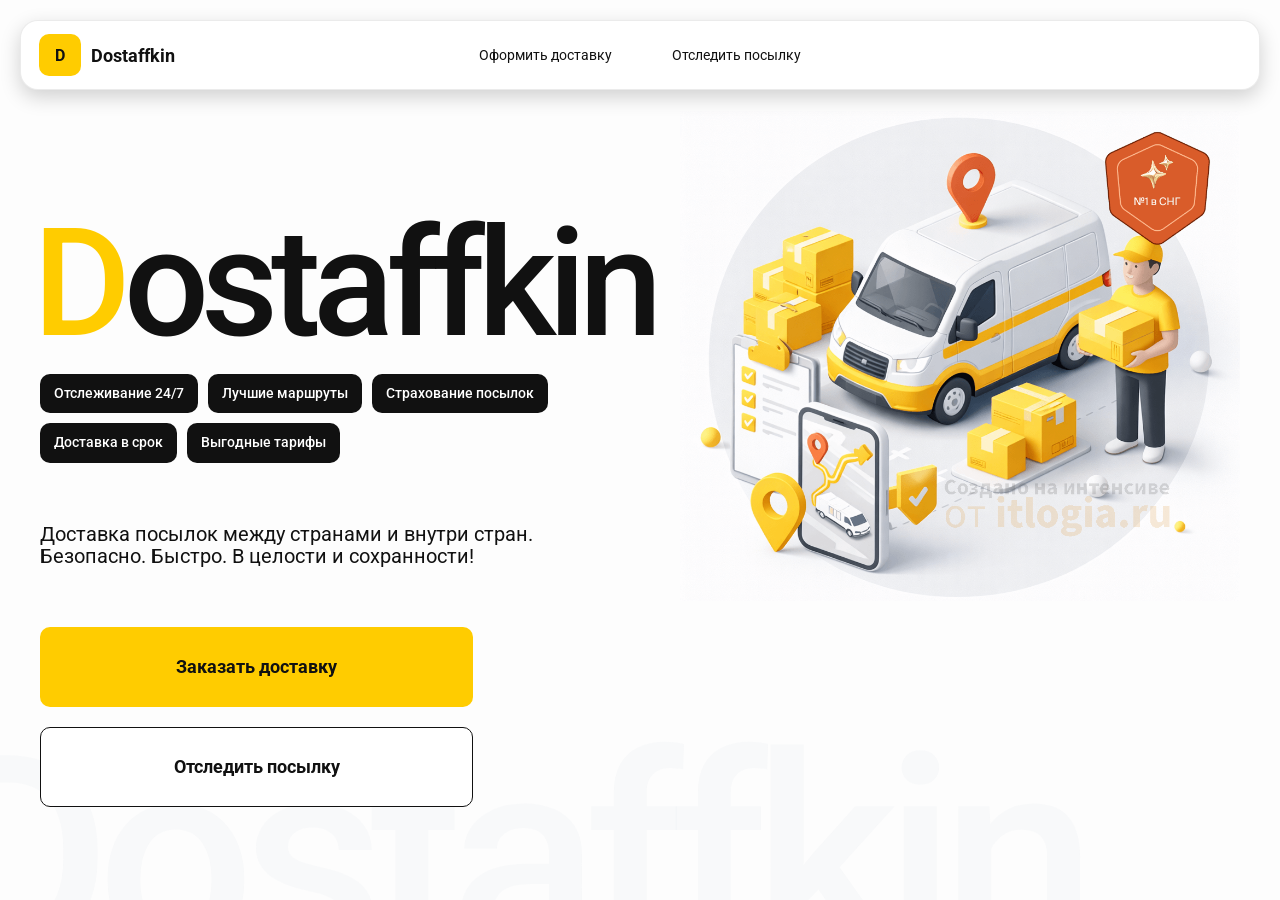
<file: index.html>
<!doctype html>
<html lang="ru">

<head>
    <meta charset="utf-8" />
    <meta name="viewport" content="width=device-width,initial-scale=1,maximum-scale=1,user-scalable=0" />
    <title>Dostaffkin — Доставка посылок между странами и внутри стран. Безопасно. Быстро. В целости и сохранности!
    </title>

    <link href="styles/base.css" rel="stylesheet" />
    <link href="styles/base_adaptive.css" rel="stylesheet" />
    <link href="styles/index.css" rel="stylesheet" />
    <link href="styles/index_adaptive.css" rel="stylesheet" />
</head>

<body>

    <div class="container">
        
        <header class="header">
            <a class="header-brand" href="#">
                <div class="header-logo">D</div>
                <div class="header-title">Dostaffkin</div>
            </a>

            <nav class="header-menu">
                <a class="header-link" href="./order.html">Оформить <span>доставку</span></a>
                <a class="header-link" href="./track.html">Отследить <span>посылку</span></a>
            </nav>
        </header>

        <main class="main">
            <section class="main-info">
                <div class="main-title">
                    <span>D</span>ostaffkin
                </div>
                <div class="main-features">
                    <div class="main-feature">Отслеживание 24/7</div>
                    <div class="main-feature">Лучшие маршруты</div>
                    <div class="main-feature">Страхование посылок</div>
                    <div class="main-feature">Доставка в срок</div>
                    <div class="main-feature">Выгодные тарифы</div>
                    <div class="main-description">
                        Доставка посылок между странами и внутри стран.
                        Безопасно. Быстро. В целости и сохранности!
                    </div>
                    <div class="main-actions">
                        <a class="button" type="button" href="./order.html">Заказать доставку</a>
                        <a class="button button-white" type="button" href="./track.html">Отследить посылку</a>
                    </div>
                </div>
            </section>

            <div class="main-title-ghost">Dostaffkin</div>


            <section class="main-image">
                <img src="images/main-image.png" alt="Main image" />
            </section>
        </main>
    </div>

</body>

</html>
</file>
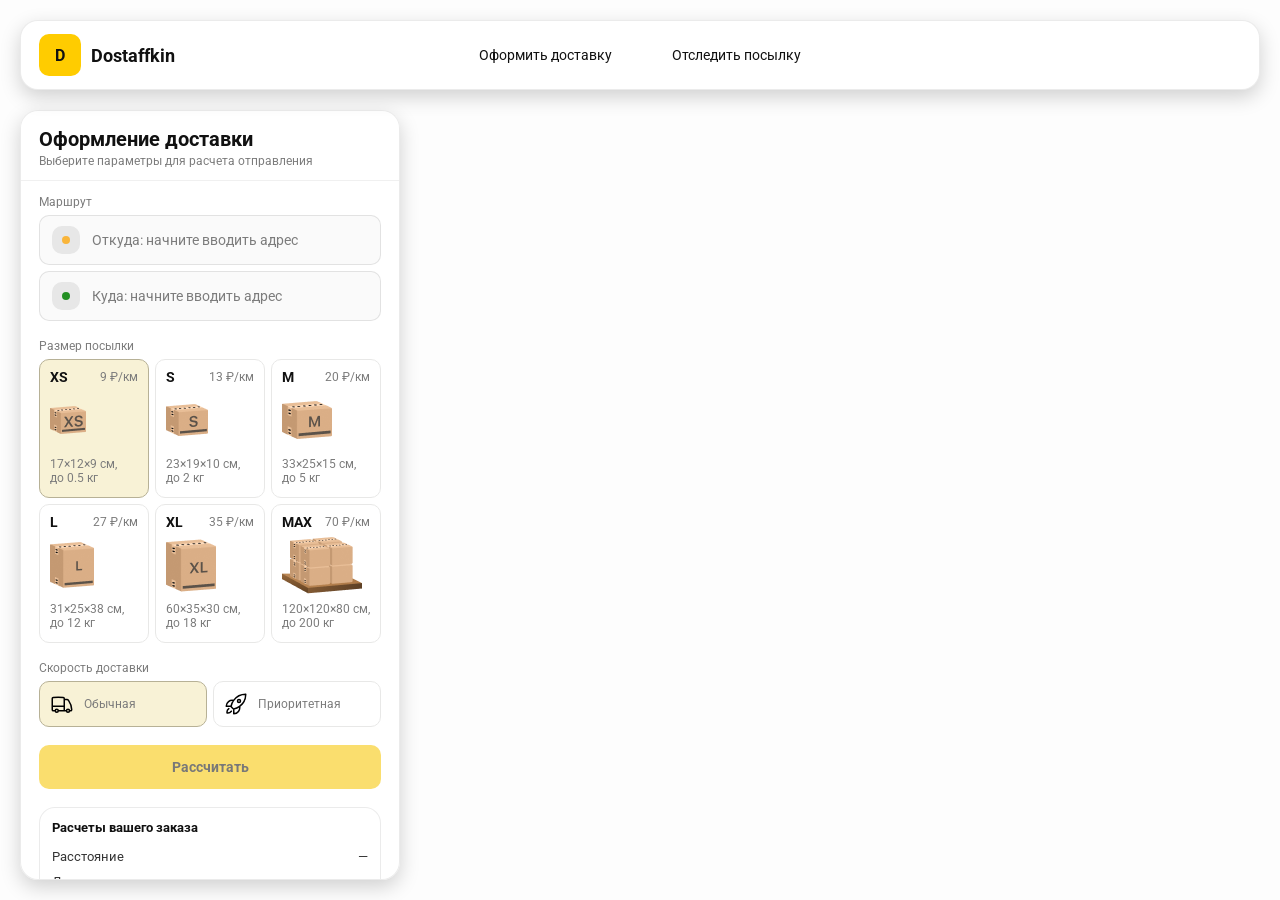
<file: order.html>
<!doctype html>
<html lang="ru">

<head>
    <meta charset="utf-8" />
    <meta name="viewport" content="width=device-width,initial-scale=1,maximum-scale=1,user-scalable=0" />
    <title>Оформление доставки</title>

    <link rel="stylesheet" href="styles/base.css" />
    <link rel="stylesheet" href="styles/base_adaptive.css" />

    <link rel="stylesheet" href="styles/order.css" />
    <link rel="stylesheet" href="styles/order_adaptive.css" />

    <script src="https://api-maps.yandex.ru/2.1/?lang=ru_RU&apikey=afb44b3b-e9e7-4e0f-86e5-2d6e7383b83b&suggest_apikey=f9c8c515-45b5-4f45-a204-325b3e2128ed" type="text/javascript"></script>

</head>

<body>
    <div id="map"></div>

    <header class="header">
        <a class="header-brand" href="./index.html">
            <div class="header-logo">D</div>
            <div class="header-title">Dostaffkin</div>
        </a>

        <nav class="header-menu">
            <a class="header-link" href="#">Оформить <span>доставку</span></a>
            <a class="header-link" href="./track.html">Отследить <span>посылку</span></a>
        </nav>
    </header>

    <aside class="main" id="sidebar">
        <div class="main-header">
            <div class="main-title">Оформление доставки</div>
            <div class="main-text">Выберите параметры для расчета отправления</div>
        </div>

        <div class="main-content">
            <div class="main-route">
                <div class="main-block-title">Маршрут</div>
                <div class="main-fields">
                    <div class="main-field" id="fromField">
                        <div class="main-pin"></div>
                        <input id="from" placeholder="Откуда: начните вводить адрес" autocomplete="off" />
                        <div class="main-ac" id="fromAc" role="listbox" aria-label="Подсказки адресов"></div>
                    </div>

                    <div class="main-field" id="toField">
                        <div class="main-pin"></div>
                        <input id="to" placeholder="Куда: начните вводить адрес" autocomplete="off" />
                        <div class="main-ac" id="toAc" role="listbox" aria-label="Подсказки адресов"></div>
                    </div>
                </div>
            </div>
            <div class="main-package">
                <div class="main-block-title">Размер посылки</div>

                <div class="main-sizes">
                    <div class="main-size-card is-active" data-value="xs">
                        <div class="main-size-top">
                            <div class="main-size-label">XS</div>
                            <div class="main-size-rate">9 ₽/км</div>
                        </div>
                        <div class="main-size-media">
                            <img src="images/sizes/xs.png" alt="Короб XS" />
                        </div>
                        <div class="main-size-description">17×12×9 см,<br>до 0.5 кг</div>
                    </div>

                    <div class="main-size-card" data-value="s">
                        <div class="main-size-top">
                            <div class="main-size-label">S</div>
                            <div class="main-size-rate">13 ₽/км</div>
                        </div>
                        <div class="main-size-media">
                            <img src="images/sizes/s.png" alt="Короб S" />
                        </div>
                        <div class="main-size-description">23×19×10 см,<br>до 2 кг</div>
                    </div>

                    <div class="main-size-card" data-value="m">
                        <div class="main-size-top">
                            <div class="main-size-label">M</div>
                            <div class="main-size-rate">20 ₽/км</div>
                        </div>
                        <div class="main-size-media">
                            <img src="images/sizes/m.png" alt="Короб M" />
                        </div>
                        <div class="main-size-description">33×25×15 см,<br>до 5 кг</div>
                    </div>

                    <div class="main-size-card" data-value="l">
                        <div class="main-size-top">
                            <div class="main-size-label">L</div>
                            <div class="main-size-rate">27 ₽/км</div>
                        </div>
                        <div class="main-size-media">
                            <img src="images/sizes/l.png" alt="Короб L" />
                        </div>
                        <div class="main-size-description">31×25×38 см,<br>до 12 кг</div>
                    </div>

                    <div class="main-size-card" data-value="xl">
                        <div class="main-size-top">
                            <div class="main-size-label">XL</div>
                            <div class="main-size-rate">35 ₽/км</div>
                        </div>
                        <div class="main-size-media">
                            <img src="images/sizes/xl.png" alt="Короб XL" />
                        </div>
                        <div class="main-size-description">60×35×30 см,<br>до 18 кг</div>
                    </div>

                    <div class="main-size-card" data-value="max">
                        <div class="main-size-top">
                            <div class="main-size-label">MAX</div>
                            <div class="main-size-rate">70 ₽/км</div>
                        </div>
                        <div class="main-size-media main-size-media-palleta">
                            <img src="images/sizes/max.png" alt="Паллета" />
                        </div>
                        <div class="main-size-description">120×120×80 см,<br>до 200 кг</div>
                    </div>
                </div>
            </div>

            <div class="main-speed">
                <div class="main-block-title">Скорость доставки</div>

                <div class="main-speeds">
                    <div class="main-speed-card is-active" data-value="regular">
                        <img class="main-speed-media" src="images/icons/regular.svg" alt="Regular" />
                        <div class="main-speed-description">Обычная</div>
                    </div>
                    <div class="main-speed-card" data-value="fast">
                        <img class="main-speed-media" src="images/icons/fast.svg" alt="Fast" />
                        <div class="main-speed-description">Приоритетная</div>
                    </div>

                </div>
            </div>

            <div class="main-calculate-block">
                <button id="calc" class="button calculate-button" type="button" disabled>Рассчитать</button>
            </div>
            <div class="main-result" id="result">
                <div class="main-result-title">Расчеты вашего заказа</div>
                <div class="main-result-lines">
                    <div class="main-result-line"><span>Расстояние</span><span id="distanceValue">—</span></div>
                    <div class="main-result-line"><span>Доставим через</span><span id="durationValue">—</span></div>
                    <div class="main-result-line"><span>Тариф</span><span id="rateValue">—</span></div>
                </div>
                <div class="main-price">
                    <div class="main-price-label">Итого</div>
                    <div class="main-price-value" id="totalValue">—</div>
                </div>
            </div>
            <div class="main-order-box">
                <div class="main-order-form" id="orderForm">
                    <div class="main-order-title">Оформление доставки</div>
                    <div class="main-block-info-row">
                        <div class="main-block-title">Контакты</div>
                        <div class="order-fields">
                            <div class="main-field">
                                <input id="customerName" placeholder="Ваше имя" autocomplete="off" />
                            </div>
                            <div class="main-field">
                                <input id="customerPhone" placeholder="Ваш телефон" autocomplete="off"
                                    inputmode="tel" />
                            </div>
                        </div>
                    </div>
                    <div class="main-block-info-row extra-info">
                        <div class="main-block-title">Дополнительная информация</div>
                        <div class="main-field textarea">
                            <textarea id="comment" placeholder="Детали доставки и комментарии"></textarea>
                        </div>
                    </div>
                    <button id="submit" class="button main-submit-request" type="button" disabled>Отправить
                        заявку
                    </button>
                </div>

                <div class="main-order-success" id="orderSuccess">
                    <div class="main-success-icon">✓</div>
                    <div class="main-success-title">Заявка отправлена!</div>
                    <div class="main-success-title">Номер отправления – <span id="orderId"></span></div>
                    <div class="main-success-subtitle">Мы скоро свяжемся с вами</div>
                </div>
            </div>
        </div>

    </aside>

<script src="scripts/order.js"></script>
</body>

</html>
</file>
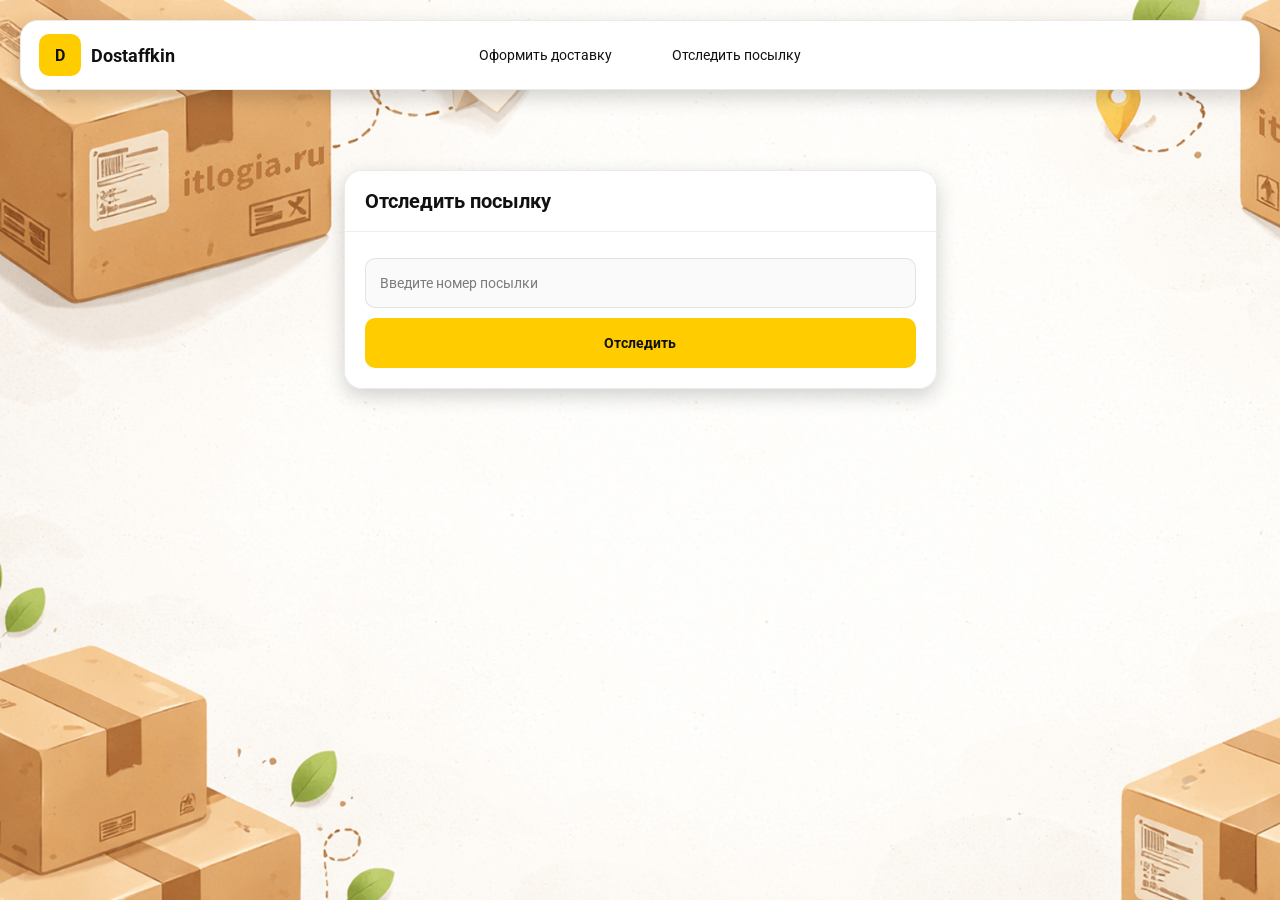
<file: track.html>
<!doctype html>
<html lang="ru">

<head>
    <meta charset="utf-8" />
    <meta name="viewport" content="width=device-width,initial-scale=1,maximum-scale=1,user-scalable=0" />
    <title>Отследить посылку</title>
    <link rel="stylesheet" href="styles/base.css" />
    <link rel="stylesheet" href="styles/base_adaptive.css" />

    <link rel="stylesheet" href="styles/track.css" />
    <link rel="stylesheet" href="styles/track_adaptive.css" />
</head>

<body>
    <div class="container">
        <header class="header">
            <a class="header-brand" href="./index.html">
                <div class="header-logo">D</div>
                <div class="header-title">Dostaffkin</div>
            </a>

            <nav class="header-menu">
                <a class="header-link" href="./order.html">Оформить <span>доставку</span></a>
                <a class="header-link" href="#">Отследить <span>посылку</span></a>
            </nav>
        </header>
        <main class="track-content">
            <section class="track-card track-search">
                <div class="track-title">Отследить посылку</div>
                <div class="track-action">
                    <div class="main-field track-field">
                        <input id="trackNumber" placeholder="Введите номер посылки" autocomplete="off" />
                    </div>
                    <button id="trackButton" class="button track-button" type="button">Отследить</button>
                </div>
            </section>
            <section class="track-card track-result" id="trackResult">
                <div class="track-result-header">
                    <div class="track-id" id="trackIdValue"></div>
                    <div class="track-routes">
                        <div class="track-route">
                            <div class="track-route-pin">
                                <svg xmlns="http://www.w3.org/2000/svg" fill="none" viewBox="0 0 24 24"
                                    stroke-width="1.5" stroke="orange" class="size-6">
                                    <path stroke-linecap="round" stroke-linejoin="round"
                                        d="M15 10.5a3 3 0 1 1-6 0 3 3 0 0 1 6 0Z" />
                                    <path stroke-linecap="round" stroke-linejoin="round"
                                        d="M19.5 10.5c0 7.142-7.5 11.25-7.5 11.25S4.5 17.642 4.5 10.5a7.5 7.5 0 1 1 15 0Z" />
                                </svg>
                            </div>
                            <div class="track-route-address" id="trackFromValue">
                                Откуда: Москва, улица Арбат, 1
                            </div>
                        </div>
                        <div class="track-route track-route-arrow">
                            <svg xmlns="http://www.w3.org/2000/svg" fill="none" viewBox="0 0 24 24" stroke-width="1.5"
                                stroke="currentColor" class="size-6">
                                <path stroke-linecap="round" stroke-linejoin="round"
                                    d="M19.5 13.5 12 21m0 0-7.5-7.5M12 21V3" />
                            </svg>
                        </div>
                        <div class="track-route">
                            <div class="track-route-pin">
                                <svg xmlns="http://www.w3.org/2000/svg" fill="none" viewBox="0 0 24 24"
                                    stroke-width="1.5" stroke="green" class="size-6">
                                    <path stroke-linecap="round" stroke-linejoin="round"
                                        d="M15 10.5a3 3 0 1 1-6 0 3 3 0 0 1 6 0Z" />
                                    <path stroke-linecap="round" stroke-linejoin="round"
                                        d="M19.5 10.5c0 7.142-7.5 11.25-7.5 11.25S4.5 17.642 4.5 10.5a7.5 7.5 0 1 1 15 0Z" />
                                </svg>
                            </div>
                            <div class="track-route-address" id="trackToValue">
                                Куда: Минск, проспект Независимости, 58
                            </div>
                        </div>
                    </div>
                </div>
                <div class="track-info">
                    <div class="track-status-title">Статус данной посылки:</div>
                    <div class="track-status-list" id="trackStatusList">
                        </div>

                    </div>
                </div>
            </section>

        </main>
    </div>
   
   <script src="scripts/track.js"></script>
</body>

</html>
</file>
<file: styles/base.css>
*, *::before, *::after {
    box-sizing: border-box;
}
@font-face {
    font-family: "Roboto";
    src: url("../fonts/Roboto-Regular.ttf");
    font-weight: normal;
}

@font-face {
    font-family: "Roboto";
    src: url("../fonts/Roboto-Bold.ttf");
    font-weight: bold;
}

@font-face {
    font-family: "Roboto";
    src: url("../fonts/Roboto-Medium.ttf");
    font-weight: 500;
}

html, body {
    margin: 0;
    color: #111111;
    font-family: "Roboto", sans-serif;
}

body {
    background: #FDFDFD;
}

.header {
    border-radius: 18px;
    box-shadow: 0 7px 20px 0 #0000002E;
    backdrop-filter: blur(10px);
    background: #ffffff;
    left: 20px;
    border: 1px solid rgba(0, 0, 0, 0.08);
    position: fixed;
    right: 20px;
    top: 20px;
    padding: 14px 18px;
    height: 70px;
    display: flex;
    align-items: center;
    z-index: 6;
}

.header-brand {
    display: flex;
    align-items: center;
    text-decoration: none;
    gap: 10px;
}

.header-logo {
    width: 42px;
    height: 42px;
    border-radius: 10px;
    background: #FFCC00;
    display: grid;
    place-items: center;
    font-weight: bold;
    color: #111;
}

.header-title {
    font-size: 18px;
    font-weight: bold;
    color: #111111;
    text-decoration: none;
}

.header-menu {
    display: flex;
    align-items: center;
    gap: 60px;
    margin: 0;
    position: absolute;
    left: 50%;
    transform: translateX(-50%);
}

.header-link {
    font-size: 14px;
    color: #111111;
    text-decoration: none;
}

.button {
    border: 0;
    outline: none;
    height: 44px;
    border-radius: 10px;
    font-size: 14px;
    font-weight: bold;
    cursor: pointer;
    font-family: inherit;
    transition: transform .08s ease, opacity .12s ease;
    background: #ffcc00;
    color: #111111;
    text-align: center;
    text-decoration: none;
}

.button:hover {
    background-color: #E5BC19;
}

.button:disabled {
    cursor: not-allowed;
    background-color: #FADE6E;
    color: #787878;
    transform: none;
}

.button.button-white {
    background: #ffffff;
    border: 1px solid #111111;
}

.button.button-white:hover {
    background: rgb(241 241 241);
}

.main-field {
    display: flex;
    align-items: center;
    margin-top: 6px;
    gap: 10px;
    border: 1px solid #1111111A;
    background: #FAFAFA;
    border-radius: 10px;
    padding: 10px 12px;
    position: relative;
    box-sizing: border-box;
    height: 50px;
}

.main-field.textarea {
    height: auto;
}

.main-pin {
    width: 28px;
    height: 28px;
    border-radius: 10px;
    background: rgba(17, 17, 17, 0.08);
    display: grid;
    place-items: center;
    flex: 0 0 auto;
    position: relative;
}

.main-pin::before {
    content: "";
    width: 8px;
    height: 8px;
    border-radius: 999px;
    background: orange;
    opacity: .75;
    display: block;
}

.main-field:last-child .main-pin::before {
    background: green;
    opacity: .85;
}

input, textarea {
    width: 100%;
    border: 0;
    outline: none;
    background: transparent;
    font-size: 14px;
    color: #111111;
    font-family: inherit;
}

textarea {
    resize: vertical;
    min-height: 72px;
    padding: 2px 0;
}

input::placeholder, textarea::placeholder {
    color: #7C7C7C;
}

.main-field:focus-within {
    border-color: rgba(0, 0, 0, 0.20);
    box-shadow: 0 0 0 4px rgba(255, 204, 0, 0.35);
    background: rgba(255, 255, 255, 0.75);
}
</file>
<file: styles/base_adaptive.css>
@media (max-width: 767px) {
    .header {
        left: 10px;
        right: 10px;
        top: 10px;
    }

    .header-link span {
        display: none;
    }

    .header-menu {
        gap: 20px;
        justify-content: flex-start;
        margin: 0 0 0 30px;
        position: static;
        transform: none;
    }
}

@media (max-width: 420px) {
    .header-title {
        display: none;
    }
}

@media (max-width: 374px) {
    .header-menu {
        gap: 10px;
        margin: 0 0 0 10px;
    }
}
</file>
<file: styles/index.css>
.container {
    overflow: hidden;
    min-height: 100vh;
}

.main {
    padding: 111px 40px 40px;
    position: relative;
    display: flex;
}

.main-info {
    max-width: 840px;
    width: 100%;
    position: relative;
}

.main-title {
    margin-top: 98px;
    font-weight: 500;
    font-size: 200px;
    line-height: 1;
    letter-spacing: -0.05em;
    color: #111111;
    left: -15px;
    position: relative;
}

.main-title span {
    color: #ffcc00;
}

.main-features {
    margin-top: 15px;
    display: flex;
    flex-wrap: wrap;
    gap: 10px;
}

.main-feature {
    background: #111111;
    color: #ffffff;
    padding: 12px 14px;
    font-weight: 500;
    font-size: 14px;
    line-height: 1.1;
    border-radius: 10px;
}

.main-description {
    margin-top: 50px;
    max-width: 500px;
    font-size: 20px;
    line-height: 1.1;
    color: #111111;
}
.main-actions {
    margin-top: 50px;
    display: flex;
    flex-direction: column;
    gap: 20px;
}

.main-actions .button {
    height: 80px;
    width: 433px;
    font-size: 18px;
    font-weight: bold;
    place-items: center;
    display: grid;
}
.main-title-ghost {
    position: absolute;
    z-index: -1;
    left: -70px;
    bottom: -150px;
    font-weight: 500;
    font-size: 278px;
    line-height: 1;
    letter-spacing: -0.05em;
    color: #ECEDF04D;
}
.main-image {
    width: 1024px;
    top: 100px;
    z-index: -2;
}

.main-image img {
    width: 100%;
    max-width: 1024px;
    height: auto;
    display: block;
}
</file>
<file: styles/index_adaptive.css>
@media (max-width: 1760px) {
    .main-title {
        font-size: 150px;
        left: -7px;
    }

    .main-info {
        max-width: 640px;
    }
}

@media (max-width: 1200px) {
    .main-info {
        max-width: 540px;
    }

    .main {
        padding: 111px 20px 20px;
    }

    .main-title {
        font-size: 120px;
        left: -4px;
    }

    .main-title-ghost {
        font-size: 220px;
    }
}

@media (max-width: 1024px) {
    .main-title {
        margin-top: 30px;
    }

    .main {
        flex-direction: column-reverse;
    }

    .main-image {
        max-width: 350px;
        position: absolute;
        left: 370px;
        top: 370px;
    }

    .main-info {
        max-width: 100%;
    }

    .main-actions {
        gap: 10px;
    }

    .main-actions .button {
        height: 50px;
        font-size: 14px;
        width: auto;
        max-width: 300px;
    }

    .main-description {
        max-width: 350px;
    }
}

@media (max-width: 570px) {
    .main-title {
        font-size: 88px;
    }

    .main-description {
        max-width: 100%
    }

    .main-actions {
       width: 100%;
    }

    .main-actions .button {
        width: 100%;
        max-width: 100%
    }

    .main-image {
        max-width: 650px;
        position: absolute;
        left: 170px;
        top: 70px;
        opacity: 0.2;
    }
}

@media (max-width: 400px) {
    .main-title {
        font-size: 70px;
    }
}
</file>
<file: styles/order.css>
#map {

    position: fixed;
    inset: 0;
}

.main {
    border-radius: 18px;
    box-shadow: 0 7px 20px 0 #0000002E;
    backdrop-filter: blur(10px);
    background: rgba(255, 255, 255, 0.96);
    left: 20px;
    border: 1px solid rgba(0, 0, 0, 0.08);
    position: fixed;
    top: 110px;
    bottom: 20px;
    width: 380px;
    display: flex;
    flex-direction: column;
    overflow: hidden;
    z-index: 5;
}

.main-header {
    padding: 18px 18px 12px 18px;
    border-bottom: 1px solid rgba(0, 0, 0, 0.06);
    display: flex;
    flex-direction: column;
}

.main-title {
    font-size: 20px;
    line-height: 100%;
    font-weight: bold;
}

.main-text {
    font-size: 12px;
    margin-top: 5px;
    color: #7C7C7C;
}

.main-content {
    padding: 14px 18px 18px 18px;
    overflow: auto;
    scrollbar-width: none;
    display: flex;
    flex-direction: column;
    gap: 18px;
    flex: 1;
}

.main-block-title {
    font-size: 12px;
    color: #7C7C7C;
}

.main-route .main-block-title,
.main-package .main-block-title {
    margin-bottom: 6px;
}

.main-sizes {
    display: grid;
    gap: 6px;
    grid-template-columns: repeat(3, 1fr);
}

.main-size-card {
    border: 1px solid #E8E8E7;
    background: #FFFFFF;
    border-radius: 10px;
    padding: 10px;
    cursor: pointer;
    user-select: none;
    transition: transform .08s ease, border-color .12s ease, background .12s ease;
    min-height: 139px;
}

.main-size-card:hover {
    transform: translateY(-1px);
}

.main-size-card.is-active {
    background-color: #F8F2D6;
    border-color: #B7B196;
}

.main-size-top {
    display: flex;
    align-items: center;
    justify-content: space-between;
}

.main-size-label {
    font-weight: bold;
    font-size: 14px;
    color: #111111;
    line-height: 100%;
}

.main-size-rate {
    font-size: 12px;
    color: #7C7C7C;
    line-height: 100%;
}

.main-size-media {
    margin-top: 8px;
    height: 57px;
}

.main-size-description {
    margin-top: 8px;
    font-size: 12px;
    color: #7C7C7C;
    line-height: 1.2;
}

.calculate-button {
    width: 100%;
}

.main-result {
    border: 1px solid rgba(0, 0, 0, 0.08);
    background: rgba(255, 255, 255, 0.75);
    border-radius: 16px;
    padding: 12px;
    line-height: 1.25;
}

.main-result-title {
    font-weight: bold;
    font-size: 13px;
    color: #111111;
    margin-bottom: 13px;
}

.main-result-lines {
    gap: 8px;
    display: flex;
    flex-direction: column;
}

.main-result-line {
    font-size: 13px;
    color: rgba(17, 17, 17, 0.85);
    display: flex;
    justify-content: space-between;
}

.main-price {
    margin-top: 18px;
    padding-top: 10px;
    border-top: 1px dashed rgba(0, 0, 0, 0.12);
    display: flex;
    align-items: baseline;
    justify-content: space-between;
}

.main-price-label {
    font-size: 12px;
    color: rgba(17, 17, 17, 0.55);
}

.main-price-value {
    font-size: 20px;
    font-weight: bold;
    color: #111111;
    letter-spacing: -0.3px;
}

.main-order-box {
    background: #ffffff;
    border: 1px solid #E8E8E7;
    border-radius: 10px;
    padding: 12px;
}

.main-order-title {
    margin-bottom: 8px;
    font-weight: bold;
    font-size: 14px;
    color: #111111;
}

.main-block-info {
    display: flex;
    flex-direction: column;
    gap: 6px;
}

.order-fields {
    display: grid;
    grid-template-columns: 1fr 1fr;
    column-gap: 10px;
    margin-top: 6px;
}

.main-block-info-row.extra-info {
    display: block;
    margin-top: 13px;
}

.main-submit-request {
    width: 100%;
    margin-top: 6px;
}

.main-order-success {
    display: none;
    text-align: center;
    padding: 22px 12px;
    gap: 12px;
}

.main-order-success.is-visible {
    display: flex;
    flex-direction: column;
    align-items: center;
}

.main-success-icon {
    width: 56px;
    height: 56px;
    border-radius: 50%;
    background: #16a34a;
    color: #ffffff;
    display: grid;
    place-items: center;
    font-size: 30px;
}

.main-success-title {
    font-size: 14px;
    font-weight: bold;
    color: #111111;
}

.main-success-subtitle {
    font-size: 12px;
    color: rgba(17, 17, 17, 0.55);
    line-height: 1.3;
}

.main-speed .main-block-title {
    margin-bottom: 6px;
}

.main-speeds {
    display: grid;
    gap: 6px;
    grid-template-columns: repeat(2, 1fr);
}

.main-speed-card {
    border: 1px solid #E8E8E7;
    background: #FFFFFF;
    border-radius: 10px;
    padding: 10px;
    cursor: pointer;
    user-select: none;
    transition: transform .08s ease, border-color .12s ease, background .12s ease;
    display: flex;
    align-items: center;
    gap: 10px;
}

.main-speed-card:hover {
    transform: translateY(-1px);
}

.main-speed-card.is-active {
    background-color: #F8F2D6;
    border-color: #B7B196;
}

.main-speed-description {
    font-size: 12px;
    color: #7C7C7C;
    line-height: 1.2;
}
</file>
<file: styles/order_adaptive.css>
@media (max-width: 767px) {
    .main {
        left: 10px;
        right: 10px;
        top: 50%;
        bottom: 12px;
        width: auto;
        max-width: none;
    }
}

@media (max-width: 420px) {
    .main-sizes {
        grid-template-columns: repeat(2, 1fr);
    }
}
</file>
<file: styles/track.css>
.container {
    background: #F4F4F4 url("../images/track-bg.png");
    background-size: cover;
    min-height: 100vh;
    padding: 170px 0 50px 0;
}

.track-content {
    width: 593px;
    margin: 0 auto;
}

.track-card {
    width: 100%;
    border-radius: 18px;
    box-shadow: 0 7px 20px 0 #0000002E;
    backdrop-filter: blur(10px);
    background: rgba(255, 255, 255, 0.96);
    border: 1px solid rgba(0, 0, 0, 0.08);
}

.track-title {
    font-size: 20px;
    line-height: 100%;
    font-weight: bold;
    border-bottom: 1px solid #EEEEEE;
    padding: 20px;
}

.track-action {
    padding: 20px;
}

.track-button {
    width: 100%;
    height: 50px;
}

.track-field {
    margin-bottom: 10px;
}

.track-result {
    margin-top: 5px;
    display: none;
}

.track-result.is-visible {
    display: block;
}

.track-result-header {
    font-weight: bold;
    font-size: 14px;
    color: #111111;
    padding: 20px;
    border-bottom: 1px solid #EEEEEE;
}

.track-id {
    margin-bottom: 12px;
    font-size: 20px;
}

.track-routes {
    display: flex;
    flex-direction: column;
    gap: 10px;
    font-weight: normal;
}

.track-route {
    display: flex;
    align-items: center;
    gap: 10px;
}

.track-route-pin {
    width: 24px;
    height: 24px;
    flex-shrink: 0;
}

.track-route-arrow {
    padding: 15px 0;
    width: 24px;
    height: 24px;
}

.track-info {
    padding: 20px;
}

.track-status {
    display: flex;
    align-items: center;
    font-size: 12px;
    gap: 10px;
}

.track-status-title {
    font-size: 14px;
    color: #111111;
    margin-bottom: 20px;
}

.track-status-list {
    display: flex;
    flex-direction: column;
    gap: 15px;
}

.track-status-icon {
    width: 40px;
    height: 40px;
    border-radius: 50%;
    background: rgba(17, 17, 17, 0.08);
    display: grid;
    place-items: center;
    flex: 0 0 auto;
}

.track-status.created .track-status-icon {
    background-color: #F1CB00;
}

.track-status.in-way .track-status-icon {
    background-color: #F08A11;
}

.track-status.ready .track-status-icon {
    background-color: #A35D0A;
}

.track-status.done .track-status-icon {
    background-color: #37C93B;
}

.track-status-text {
    display: flex;
    align-items: center;
    justify-content: space-between;
    color: #111111;
    font-size: 12px;
    flex: 1;
}

.track-status-date {
    color: rgba(17, 17, 17, 0.55);
}
</file>
<file: styles/track_adaptive.css>
@media (max-width: 767px) {
    .container {
        padding: 130px 0 50px 0;
    }

    .track-content {
        width: 100%;
        padding-left: 10px;
        padding-right: 10px;
    }

    .track-result-header {
        padding: 20px;
    }
}
</file>
